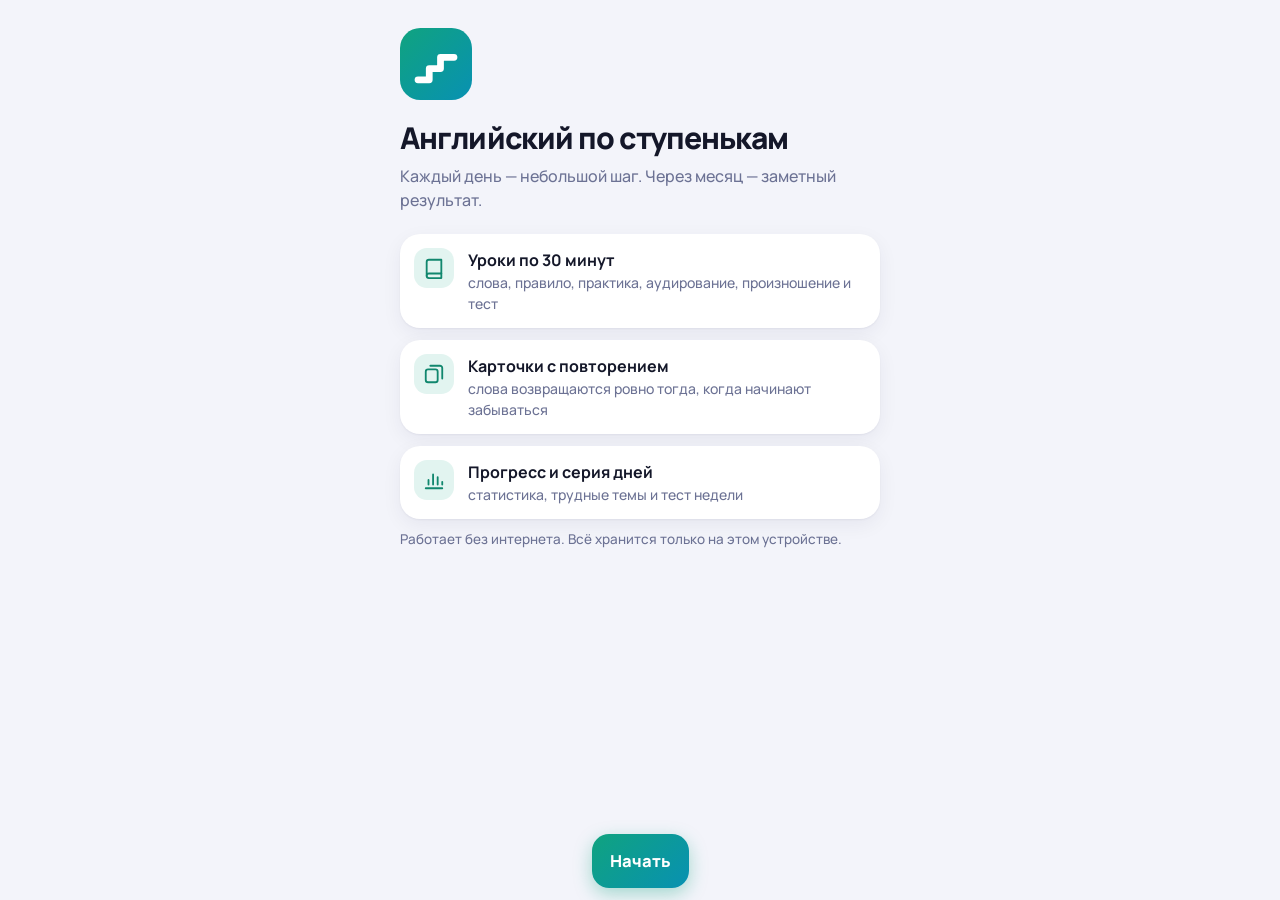
<file: index.html>
<!doctype html>
<html lang="ru">
<head>
  <meta charset="utf-8">
  <meta name="viewport" content="width=device-width, initial-scale=1, viewport-fit=cover">
  <meta name="color-scheme" content="light dark">
  <meta name="theme-color" content="#f3f4fa">
  <meta name="description" content="Английский каждый день: уроки по 30 минут, карточки с повторением, тексты и статистика.">
  <title>Ступени — английский</title>
  <link rel="manifest" href="manifest.webmanifest">
  <link rel="icon" href="icons/icon.svg" type="image/svg+xml">
  <link rel="apple-touch-icon" href="icons/icon-192.png">
  <link rel="preconnect" href="https://fonts.googleapis.com">
  <link rel="preconnect" href="https://fonts.gstatic.com" crossorigin>
  <link rel="stylesheet" href="https://fonts.googleapis.com/css2?family=Manrope:wght@500;600;700;800&display=swap">
  <link rel="stylesheet" href="css/app.css">
</head>
<body>
  <div id="app">
    <header id="top"></header>
    <main id="view"></main>
    <nav id="nav" aria-label="Разделы"></nav>
  </div>
  <div id="sheet"></div>
  <div id="toast" role="status" aria-live="polite"></div>
  <script src="js/content/a1.js"></script>
  <script src="js/content/a2.js"></script>
  <script src="js/content/b1.js"></script>
  <script src="js/content/b2.js"></script>
  <script src="js/content/reading.js"></script>
  <script src="js/content/sets.js"></script>
  <script src="js/app.js"></script>
</body>
</html>
</file>
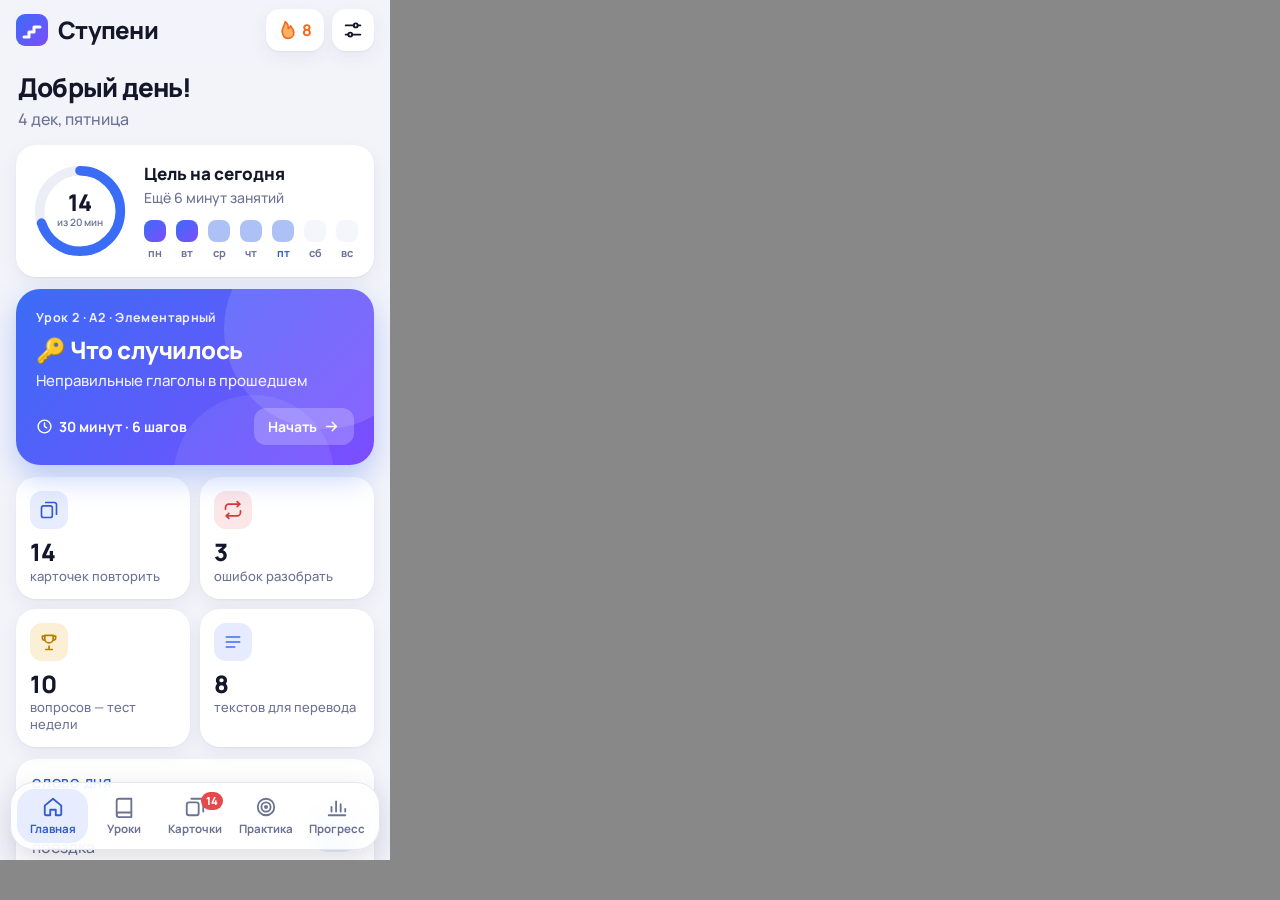
<file: tests/frame.html>
<!doctype html><meta charset="utf-8"><title>Рамка 390</title>
<style>html,body{margin:0;background:#888}iframe{border:0;width:390px;height:860px;display:block}</style>
<!-- Телефонная рамка для снимков: frame.html?v=stats&theme=dark, занятие — frame.html?p=runshot.html&id=a1-3&to=choice -->
<iframe id="f"></iframe>
<script>document.getElementById('f').src = (new URLSearchParams(location.search).get('p') || 'shot.html') + location.search;</script>
</file>
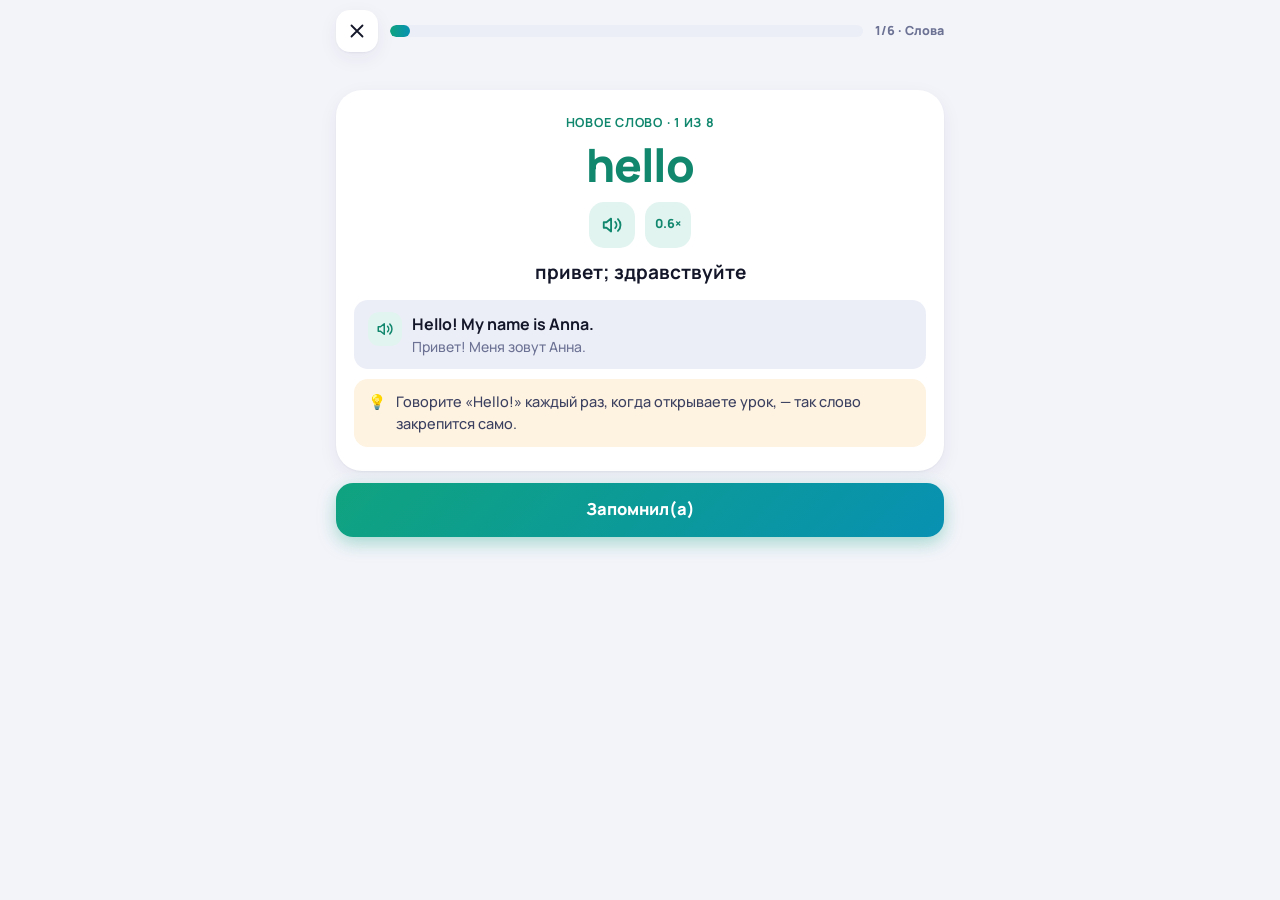
<file: tests/runshot.html>
<!doctype html>
<html lang="ru">
<head>
  <meta charset="utf-8">
  <meta name="viewport" content="width=device-width, initial-scale=1">
  <title>Ступени — снимок занятия</title>
  <!-- Открывает урок и доводит до нужного экрана: runshot.html?id=a1-3&to=choice&wrong=1 (to — тип экрана или result/review) -->
  <script>try { localStorage.clear(); localStorage.setItem('stupeni.v1', JSON.stringify({ v: 1, onboarded: true, level: 'a1', goal: 20, theme: new URLSearchParams(location.search).get('theme') || 'auto' })); } catch (e) {} history.replaceState(null, '', location.pathname + location.search);</script>
  <link rel="preconnect" href="https://fonts.googleapis.com"><link rel="stylesheet" href="https://fonts.googleapis.com/css2?family=Manrope:wght@500;600;700;800&display=swap">
  <link rel="stylesheet" href="../css/app.css">
</head>
<body>
  <div id="app"><header id="top"></header><main id="view"></main><nav id="nav"></nav></div>
  <div id="sheet"></div><div id="toast"></div>
  <script src="../js/content/a1.js"></script><script src="../js/content/a2.js"></script><script src="../js/content/b1.js"></script><script src="../js/content/b2.js"></script><script src="../js/content/reading.js"></script><script src="../js/content/sets.js"></script>
  <script src="../js/app.js"></script>
  <script>
  (function () {
    const q = new URLSearchParams(location.search), T = window.__stupeni, A = T.A;
    const to = q.get('to') || 'word', nth = +(q.get('n') || 1);
    const nav = (h) => { history.replaceState(null, '', h); T.render(); };
    if (q.get('set')) { // режим набора: runshot.html?set=ts-food&m=match&pick=2
      const id = q.get('set'), m = q.get('m');
      A.mode({ m, id }); nav(m === 'match' ? '#match/' + id : m === 'flash' ? '#review' : '#run');
      if (m === 'match') { const t = T.MS.tiles; const a = t.findIndex((x) => x.p === 0 && x.en), b = t.findIndex((x) => x.p === 0 && !x.en); A.mt({ i: a }); A.mt({ i: b }); A.mt({ i: t.findIndex((x) => x.p === 1 && x.en) }); }
      else if (m !== 'flash') { while (T.R.sc[T.R.i].t === 'sec' || T.R.sc[T.R.i].t === 'tintro') A.next(); }
      return;
    }
    if (to === 'review') {
      A.lesson({ id: q.get('id') || 'a1-1' }); T.R.sc.forEach((s) => s.t === 'word' && 0);
      T.LES[q.get('id') || 'a1-1'].words.forEach((w) => (T.S.cards[w[0]] = { en: w[0], ru: w[1], ex: w[2], exr: w[3], tip: w[4], l: 'x', box: 1, due: 0, n: 1, lap: 0, add: 1 }));
      A.runDone(); A.review(); nav('#review'); if (q.get('flip')) A.flip(); return;
    }
    A.lesson({ id: q.get('id') || 'a1-1' }); nav('#run');
    let seen = 0, g = 0;
    while (g++ < 200) {
      const R = T.R, s = R.sc[R.i];
      if (s.t === to && ++seen >= nth) break;
      if (s.t === 'result') break;
      if (s.t === 'choice') { A.pick({ i: s.opts.indexOf(s.a) }); s.test ? A.testNext() : A.next(); }
      else if (s.t === 'order') { const want = s.a.replace(/[.?!]+$/, '').replace(/,/g, '').split(/\s+/); const used = []; R.st.placed = want.map((w) => { const j = s.tiles.findIndex((t, k) => t === w && !used.includes(k)); used.push(j); return j; }); A.checkOrder(); A.next(); }
      else if (s.t === 'type') { document.getElementById('ans').value = s.a; A.checkType(); A.next(); }
      else A.next();
    }
    const s = T.R.sc[T.R.i];
    if (q.get('wrong') && s.t === 'choice') A.pick({ i: s.opts.findIndex((o) => o !== s.a) });
    if (q.get('right') && s.t === 'choice') A.pick({ i: s.opts.indexOf(s.a) });
    if (q.get('half') && s.t === 'order') { T.R.st.placed = [0, 1]; T.render(); }
    if (q.get('tr') && s.t === 'dialog') A.tr();
  })();
  </script>
</body>
</html>
</file>
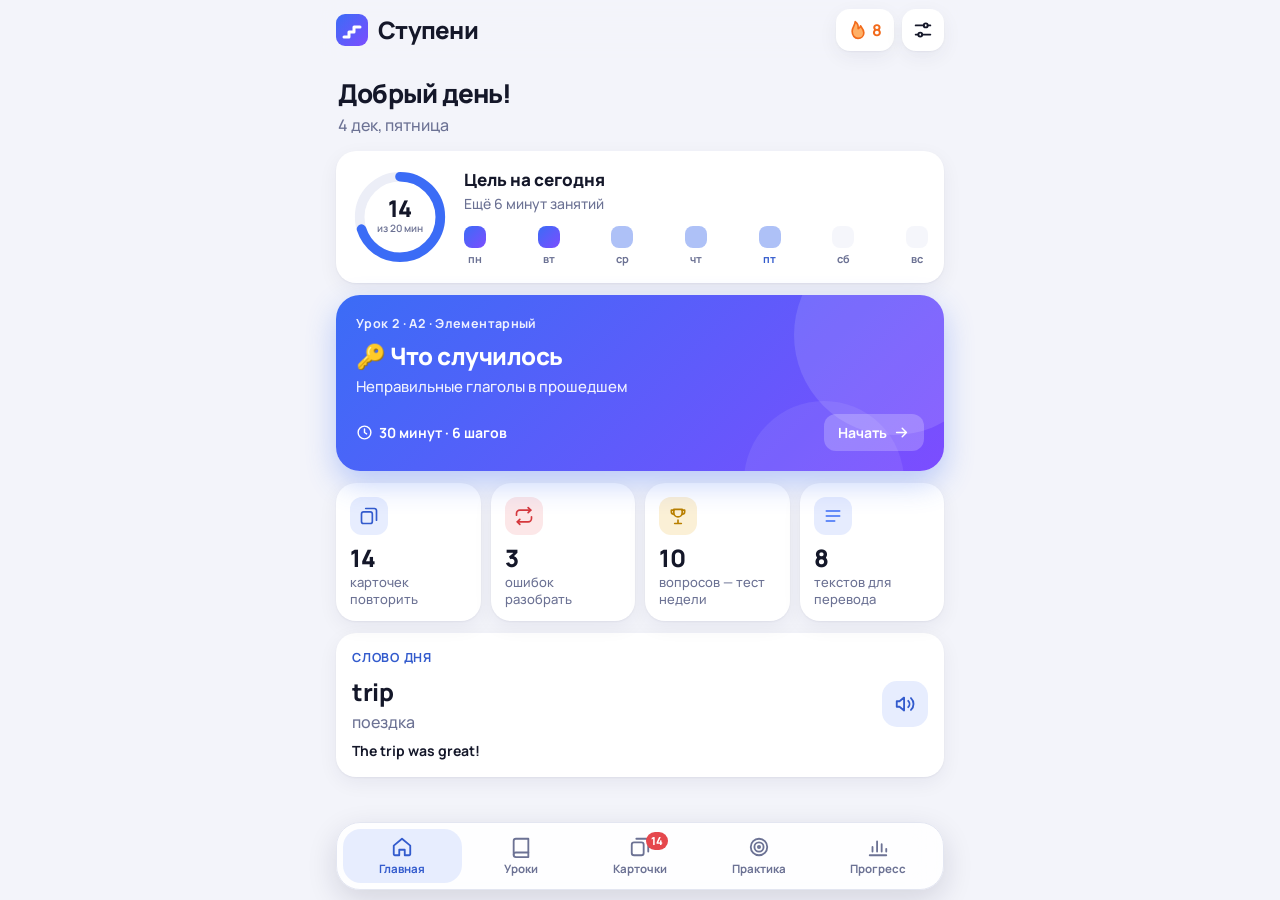
<file: tests/shot.html>
<!doctype html>
<meta charset="utf-8">
<title>Ступени — демо-прогресс</title>
<!-- Заполняет прогресс правдоподобными данными и открывает приложение: shot.html?v=stats&theme=dark&run=1 -->
<script src="../js/content/a1.js"></script>
<script src="../js/content/a2.js"></script>
<script>
  const q = new URLSearchParams(location.search), DAY = 864e5, now = Date.now();
  const dk = (d) => d.getFullYear() + '-' + String(d.getMonth() + 1).padStart(2, '0') + '-' + String(d.getDate()).padStart(2, '0');
  const S = { v: 1, onboarded: true, level: 'a2', goal: 20, accent: 'en-US', rate: 0.9, theme: q.get('theme') || 'auto', lessons: {}, cards: {}, days: {}, wrong: {}, tests: [], reads: {}, mist: {}, xp: 1240 };
  const done = [...COURSE.a1, COURSE.a2[0]];
  done.forEach((l, i) => {
    const t = now - (done.length - i) * 4 * DAY;
    S.lessons[l.id] = { done: t, last: t, n: 1, best: [100, 80, 100, 60, 80, 100, 80][i], stars: [3, 2, 3, 2, 2, 3, 2][i] };
    l.words.forEach((w, k) => (S.cards[w[0]] = { en: w[0], ru: w[1], ex: w[2], exr: w[3], tip: w[4], l: l.id, box: Math.max(0, 5 - i + (k % 3) - 1), due: k % 4 === 0 ? now - 1000 : now + (k + 1) * DAY, n: 3, lap: 0, add: t }));
  });
  for (let i = 0; i < 60; i++) {
    const d = new Date(now - i * DAY); const r = (i * 7919) % 13;
    if (i > 40 && r < 6) continue; if (r === 3 && i > 1) continue;
    S.days[dk(d)] = { sec: i === 0 ? 840 : (5 + ((i * 37) % 32)) * 60, xp: 40, ok: 20 + (i % 9), bad: 3 + (i % 4), cards: 10, les: i % 4 === 0 ? 1 : 0 };
  }
  S.mist = { 'a1-3': 7, 'a1-4': 4, 'a2-1': 3 };
  S.wrong = { 'a1-3|5': { n: 2, t: now }, 'a1-4|2': { n: 1, t: now }, 'a2-1|6': { n: 1, t: now } };
  S.tests = [{ t: now - 14 * DAY, ok: 7, n: 10 }, { t: now - 7 * DAY, ok: 9, n: 10 }];
  S.reads = { 'r-a1-1': { t: now - 3 * DAY, ok: 5, n: 6 } };
  localStorage.setItem('stupeni.v1', JSON.stringify(S));
  localStorage.removeItem('stupeni.run.v1');
  if (q.get('fresh')) localStorage.clear();
  location.replace('../index.html#' + (q.get('v') || 'home'));
</script>
</file>
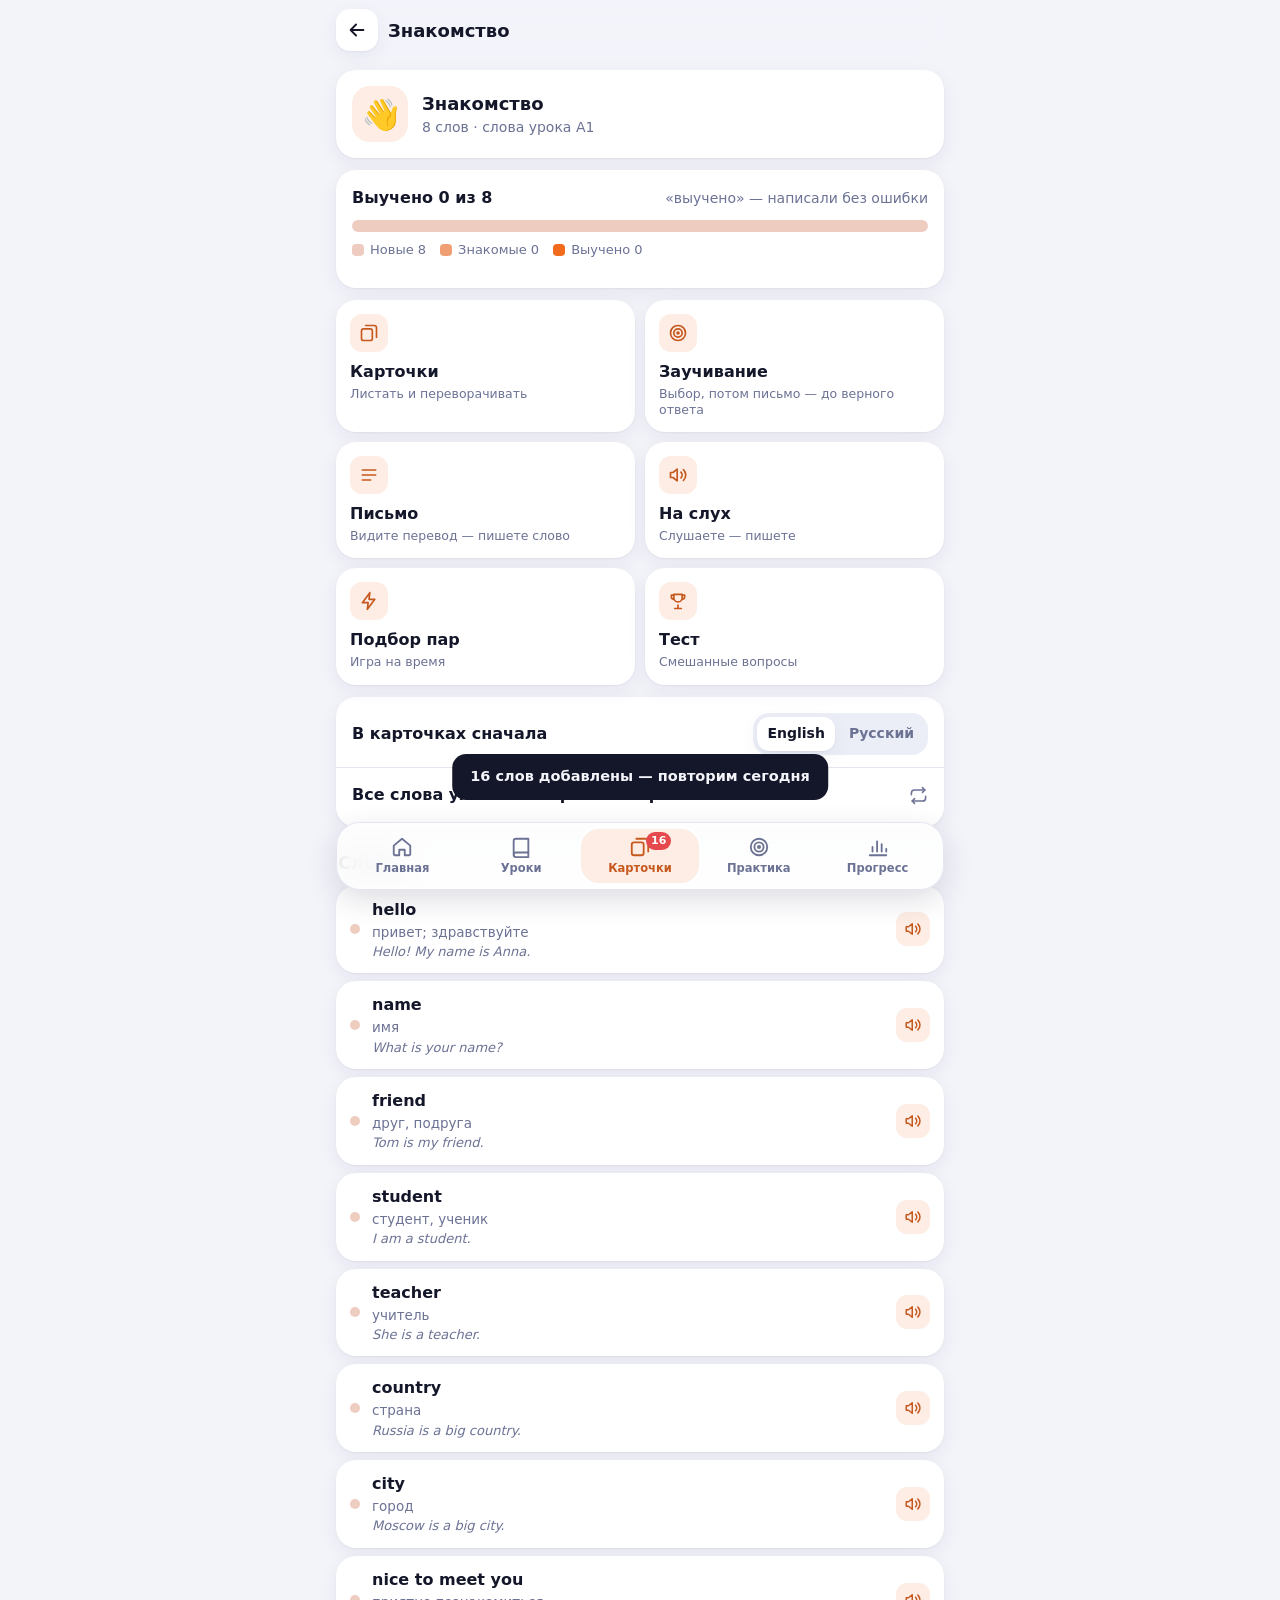
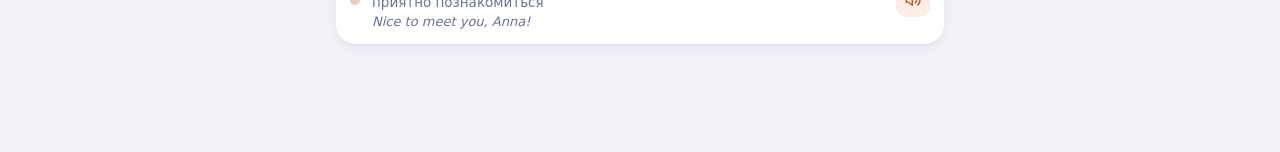
<file: tests/smoke.html>
<!doctype html>
<html lang="ru">
<head>
  <meta charset="utf-8">
  <meta name="viewport" content="width=device-width, initial-scale=1">
  <title>Ступени — проверка</title>
  <script>try { localStorage.clear(); } catch (e) {} location.hash = '';</script>
  <link rel="stylesheet" href="../css/app.css">
</head>
<body>
  <div id="app"><header id="top"></header><main id="view"></main><nav id="nav"></nav></div>
  <div id="sheet"></div><div id="toast"></div>
  <script src="../js/content/a1.js"></script>
  <script src="../js/content/a2.js"></script>
  <script src="../js/content/b1.js"></script>
  <script src="../js/content/b2.js"></script>
  <script src="../js/content/reading.js"></script><script src="../js/content/sets.js"></script>
  <script src="../js/app.js"></script>
  <script>
  /* Проходит приложение по шагам и пишет итог в body[data-res]. Открывать Edge без окна с --dump-dom. */
  (function () {
    const T = window.__stupeni, A = T.A, out = [], fail = [];
    const ok = (c, m) => { (c ? out : fail).push(m); };
    const view = () => document.getElementById('view').innerHTML;
    const nav = (h) => { history.replaceState(null, '', h); T.render(); };
    try {
      ok(/Английский по ступенькам/.test(view()), 'знакомство на первом запуске');
      A.ob({ n: 1 }); ok(/Какой у вас уровень/.test(view()), 'выбор уровня');
      A.obLv({ lv: 'a1' }); A.obNext(); ok(/Сколько минут/.test(view()), 'выбор цели');
      A.obGoal({ m: 30 }); A.obDone(); T.render();
      ok(T.S.onboarded && T.S.goal === 30, 'знакомство сохранено');
      ok(/Цель на сегодня/.test(view()) && /Знакомство/.test(view()), 'главная: цель и следующий урок');

      // урок целиком, одна ошибка нарочно
      A.lesson({ id: 'a1-1' }); nav('#run');
      let guard = 0, wrongDone = false, types = {};
      const solve = () => {
        const R = T.R, s = R.sc[R.i]; types[s.t] = (types[s.t] || 0) + 1;
        if (s.t === 'choice') {
          let i = s.opts.indexOf(s.a);
          if (!wrongDone && !s.test && s.ref) { i = s.opts.findIndex((o) => o !== s.a); wrongDone = true; }
          A.pick({ i });
          if (s.test) A.testNext(); else A.next();
        } else if (s.t === 'order') {
          const want = s.a.replace(/[.?!]+$/, '').replace(/,/g, '').split(/\s+/); const used = [];
          R.st.placed = want.map((w) => { const j = s.tiles.findIndex((t, k) => t === w && !used.includes(k)); used.push(j); return j; });
          A.checkOrder(); ok(T.R.st.ok, 'собрать фразу: ' + s.a); A.next();
        } else if (s.t === 'type') {
          document.getElementById('ans').value = s.a; A.checkType(); ok(T.R.st.ok, 'написать: ' + s.a); A.next();
        } else A.next();
      };
      while (T.R && T.R.sc[T.R.i].t !== 'result' && guard++ < 200) solve();
      ok(T.R && T.R.sc[T.R.i].t === 'result', 'урок дошёл до итогов (' + guard + ' экранов)');
      ok(Object.keys(types).length >= 10, 'в уроке все виды экранов: ' + Object.keys(types).join(','));
      ok(T.R.sc.some((s) => s.retry), 'ошибка вернулась на повтор');
      ok(/Урок пройден/.test(view()), 'экран итогов урока');
      ok(T.S.lessons['a1-1'] && T.S.lessons['a1-1'].best === 100, 'урок записан, тест 100%');
      ok(Object.keys(T.S.cards).length === 8, 'слова урока в карточках');
      ok(Object.keys(T.S.wrong).length === 0, 'ошибка снята после верного повтора');
      A.runDone();

      // разделы
      [['#home', /Продолжить|Урок 2/], ['#course', /Моя семья/], ['#cards', /Повторить|всё повторено/], ['#practice', /Работа над ошибками/],
        ['#stats', /подряд/], ['#settings', /Скорость речи/], ['#rule/b2-4', /Фразовые глаголы/], ['#lesson/b1-3', /Начать урок/], ['#read/r-b1-1', /Сверить/]]
        .forEach(([h, re]) => { nav(h); ok(re.test(view()), 'раздел ' + h); });

      // карточки
      Object.values(T.S.cards).forEach((c) => (c.due = 0)); nav('#cards');
      ok(/8<\/div><div class="deck-t">/.test(view()), 'карточки к повторению: 8');
      A.review(); nav('#review');
      let g = 0; while (T.R !== undefined && document.querySelector('[data-a="flip"]') && g++ < 40) { A.flip(); A.grade({ g: g === 1 ? 0 : 2 }); }
      ok(/Повторение завершено/.test(view()), 'повторение карточек до конца');
      const c0 = Object.values(T.S.cards); ok(c0.every((c) => c.due > Date.now()), 'все карточки перенесены в будущее');

      // тест недели
      A.goWeek(); nav('#run');
      ok(T.R.kind === 'week', 'тест недели начался');
      guard = 0; while (T.R.sc[T.R.i].t !== 'result' && guard++ < 30) { const s = T.R.sc[T.R.i]; if (s.t === 'choice') { A.pick({ i: s.opts.indexOf(s.a) }); A.testNext(); } else A.next(); }
      ok(T.S.tests.length === 1 && T.S.tests[0].ok === 10, 'тест недели: 10 из 10');
      ok(/Блестяще/.test(view()), 'итоги теста недели');
      A.runDone();

      // тест уровня — всё верно → B2
      A.place({}); nav('#run');
      guard = 0; while (T.R.sc[T.R.i].t !== 'result' && guard++ < 30) { const s = T.R.sc[T.R.i]; if (s.t === 'choice') { A.pick({ i: s.opts.indexOf(s.a) }); A.testNext(); } else A.next(); }
      ok(T.R.sugg === 'b2', 'тест уровня: всё верно → B2');
      A.placeOk(); ok(T.S.level === 'b2', 'уровень сменился');

      // чтение
      A.readQ({ id: 'r-a2-1' }); nav('#run');
      guard = 0; while (T.R.sc[T.R.i].t !== 'result' && guard++ < 30) { const s = T.R.sc[T.R.i]; A.pick({ i: s.opts.indexOf(s.a) }); A.testNext(); }
      ok(T.S.reads['r-a2-1'] && T.S.reads['r-a2-1'].ok === 6, 'вопросы к тексту: 6 из 6');
      A.runDone();

      // наборы: вставка списком
      const pw = T.parseWords('journey — путешествие — The journey was long.\nluggage - багаж\nбилет = ticket\n1. to book; бронировать\nwell-known\tизвестный\nбез разделителя\njourney — дубль');
      ok(pw.length === 5, 'вставка списком: 5 слов из 7 строк (' + pw.length + ')');
      ok(pw[2][0] === 'ticket' && pw[2][1] === 'билет', 'перевод первым — меняется местами');
      ok(pw[0][2] === 'The journey was long.' && pw[4][0] === 'well-known', 'пример третьей частью, дефис внутри слова не режет');
      nav('#cards'); A.ct({ v: 'sets' }); ok(/Готовые наборы/.test(view()) && /В аэропорту/.test(view()), 'список наборов');
      A.newSet(); nav('#setedit/new');
      document.getElementById('st-title').value = 'Тест'; document.getElementById('st-words').value = 'journey — путешествие\nluggage — багаж\nticket — билет\nbook — бронировать\nbeach — пляж';
      A.saveSet({ id: 'new' }); const sid = Object.keys(T.S.sets)[0]; nav('#set/' + sid);
      ok(sid && T.S.sets[sid].words.length === 5 && /Заучивание/.test(view()), 'свой набор создан, режимы на месте');
      // заучивание: всё верно → весь набор выучен
      A.mode({ m: 'learn', id: sid }); nav('#run');
      guard = 0; while (T.R.sc[T.R.i].t !== 'result' && guard++ < 40) { const s = T.R.sc[T.R.i];
        if (s.t === 'choice') { A.pick({ i: s.opts.indexOf(s.a) }); A.next(); } else if (s.t === 'type') { document.getElementById('ans').value = s.a; A.checkType(); A.next(); } else A.next(); }
      let st = T.setStats(T.getSet(sid)); ok(st.known === 5, 'заучивание: выучено 5 из 5');
      ok(/Ещё круг/.test(view()), 'итоги заучивания');
      A.runDone(); ok(location.hash === '#set/' + sid, 'возврат к набору');
      // письмо с ошибкой → слово уходит из «выучено»
      A.mode({ m: 'write', id: sid }); nav('#run'); { const s = T.R.sc[T.R.i]; document.getElementById('ans').value = 'zzz'; A.checkType(); }
      ok(T.setStats(T.getSet(sid)).known === 4, 'ошибка в письме снимает «выучено»');
      A.runExit(); T.render();
      // подбор пар
      A.mode({ m: 'match', id: sid }); nav('#match/' + sid);
      ok(document.querySelectorAll('.mtile').length === 10, 'подбор пар: 10 плиток');
      A.mt({ i: 0 }); A.mt({ i: T.MS.tiles.findIndex((t, k) => k !== 0 && t.p !== T.MS.tiles[0].p) }); ok(T.MS.pen === 1000, 'ошибка в паре — штраф 1 с');
      for (let p = 0; p < 5; p++) { const a = T.MS.tiles.findIndex((t) => t.p === p && t.en), b = T.MS.tiles.findIndex((t) => t.p === p && !t.en); A.mt({ i: a }); A.mt({ i: b }); }
      ok(T.MS.end && T.S.setp[sid].best > 0 && /Новый рекорд/.test(view()), 'подбор пар до конца, рекорд записан');
      // тест набора, где есть письмо
      A.mode({ m: 'test', id: 'ts-food' }); nav('#run');
      guard = 0; while (T.R.sc[T.R.i].t !== 'result' && guard++ < 40) { const s = T.R.sc[T.R.i];
        if (s.t === 'choice') { A.pick({ i: s.opts.indexOf(s.a) }); A.testNext(); } else if (s.t === 'type') { document.getElementById('ans').value = s.a; A.testType(); } else A.next(); }
      ok(T.S.setp['ts-food'].test && T.S.setp['ts-food'].test.ok === 15, 'тест набора: 15 из 15');
      ok(T.setStats(T.getSet('ts-food')).known >= 3, 'письмо в тесте отмечает «выучено»');
      A.runDone();
      // карточки набора и на слух
      A.mode({ m: 'flash', id: 'ts-hotel' }); nav('#review');
      g = 0; while (document.querySelector('[data-a="flip"]') && g++ < 40) { A.flip(); A.grade({ g: g === 1 ? 0 : 2 }); }
      ok(/Знали сразу 15 из 16/.test(view()), 'карточки набора: «Ещё учу» вернулось и засчиталось');
      A.mode({ m: 'listen', id: 'ts-hotel' }); nav('#run'); ok(T.R.sc[0].dict && /Диктант/.test(view()), 'режим «на слух»');
      A.runExit(); T.render();
      A.toSrs({ id: 'ts-travel' }); ok(T.S.cards['boarding pass'] && T.S.cards['boarding pass'].due <= Date.now(), 'набор — в повторение по расписанию');
      nav('#set/l-a1-1'); ok(/Знакомство/.test(view()), 'набор из слов урока');

      // сверка ответов
      ok(T.checkText("I'm a student", 'I am a student.') === 2, "сокращения: I'm = I am");
      ok(T.checkText('teachr', 'teacher') === 1, 'опечатка засчитывается с пометкой');
      ok(T.checkText('student', 'teacher') === 0, 'неверное слово не засчитывается');

      // все уроки строятся без ошибок
      T.ALL.forEach((l) => { const sc = T.buildLesson(l); ok(sc[sc.length - 1].t === 'result' && sc.length > 35, 'урок строится: ' + l.id + ' (' + sc.length + ')'); });
    } catch (e) { fail.push('ОШИБКА: ' + e.message + ' ' + (e.stack || '').split('\n')[1]); }
    if (document.body.dataset.err) fail.push('ошибки страницы: ' + document.body.dataset.err);
    document.body.dataset.res = JSON.stringify({ ok: out.length, fail });
  })();
  </script>
</body>
</html>
</file>
<file: css/app.css>
/* Ступени — оформление. Цвета — переменные; тёмная тема — те же имена с другими значениями. */
:root {
  color-scheme: light dark;
  --bg: #f3f4fa; --bg2: #eceef7; --card: #ffffff; --ink: #141729; --ink2: #3b4060; --muted: #6c7294; --line: #e3e6f1;
  --ok: #0f9f62; --ok-bg: #e5f7ee; --bad: #e5484d; --bad-bg: #fdecec; --warn: #e08a00;
  --sh: 0 1px 2px rgba(20, 24, 60, .05), 0 6px 20px rgba(20, 24, 60, .06);
  --sh2: 0 10px 30px rgba(20, 24, 60, .14);
  --r: 20px; --r2: 14px;
  --lv-a1: #10a37f; --lv2-a1: #0891b2;
  --lv-a2: #3b6cf6; --lv2-a2: #7c4dff;
  --lv-b1: #8b5cf6; --lv2-b1: #d946ef;
  --lv-b2: #f26a1b; --lv2-b2: #e5484d;
  --lv: var(--lv-a1); --lv2: var(--lv2-a1);
  --lv-soft: color-mix(in srgb, var(--lv) 12%, var(--card));
  --lv-ink: color-mix(in srgb, var(--lv) 80%, var(--ink));
  --font: "Manrope", system-ui, -apple-system, "Segoe UI", Roboto, sans-serif;
}
@media (prefers-color-scheme: dark) {
  :root:not([data-theme="light"]) {
    --bg: #0f1118; --bg2: #151824; --card: #181b28; --ink: #eef0fb; --ink2: #c4c8e0; --muted: #9196b5; --line: #272b3d;
    --ok: #34c986; --ok-bg: #11291f; --bad: #ff6b6f; --bad-bg: #331618;
    --sh: 0 1px 2px rgba(0, 0, 0, .3), 0 6px 20px rgba(0, 0, 0, .25); --sh2: 0 10px 30px rgba(0, 0, 0, .5);
    --lv-a1: #2fc79c; --lv-a2: #6b8eff; --lv-b1: #a689ff; --lv-b2: #ff8a45;
    --lv-soft: color-mix(in srgb, var(--lv) 18%, var(--card));
    --lv-ink: color-mix(in srgb, var(--lv) 70%, var(--ink));
  }
}
:root[data-theme="dark"] {
  --bg: #0f1118; --bg2: #151824; --card: #181b28; --ink: #eef0fb; --ink2: #c4c8e0; --muted: #9196b5; --line: #272b3d;
  --ok: #34c986; --ok-bg: #11291f; --bad: #ff6b6f; --bad-bg: #331618;
  --sh: 0 1px 2px rgba(0, 0, 0, .3), 0 6px 20px rgba(0, 0, 0, .25); --sh2: 0 10px 30px rgba(0, 0, 0, .5);
  --lv-a1: #2fc79c; --lv-a2: #6b8eff; --lv-b1: #a689ff; --lv-b2: #ff8a45;
  --lv-soft: color-mix(in srgb, var(--lv) 18%, var(--card));
  --lv-ink: color-mix(in srgb, var(--lv) 70%, var(--ink));
}
:root[data-theme="light"] { color-scheme: light; }
:root[data-theme="dark"] { color-scheme: dark; }
[data-lvl="a1"] { --lv: var(--lv-a1); --lv2: var(--lv2-a1); }
[data-lvl="a2"] { --lv: var(--lv-a2); --lv2: var(--lv2-a2); }
[data-lvl="b1"] { --lv: var(--lv-b1); --lv2: var(--lv2-b1); }
[data-lvl="b2"] { --lv: var(--lv-b2); --lv2: var(--lv2-b2); }

* { box-sizing: border-box; -webkit-tap-highlight-color: transparent; }
html { background: var(--bg); }
body { margin: 0; background: var(--bg); color: var(--ink); font: 500 16px/1.5 var(--font); -webkit-font-smoothing: antialiased; overflow-x: hidden; }
a { color: inherit; text-decoration: none; }
button { font: inherit; color: inherit; background: none; border: 0; padding: 0; cursor: pointer; }
input, textarea { font: inherit; color: inherit; }
::placeholder { color: var(--muted); opacity: .75; font-weight: 500; }
h1, h2, h3 { margin: 0; letter-spacing: -.02em; }
p { margin: 0 0 10px; }
.ic { width: 22px; height: 22px; fill: none; stroke: currentColor; stroke-width: 2; stroke-linecap: round; stroke-linejoin: round; flex: none; }
.muted { color: var(--muted); }
.sm { font-size: 14px; }
.center { text-align: center; }
.hint { color: var(--muted); font-size: 13.5px; margin: 10px 0 0; }
.kicker { font-size: 12.5px; font-weight: 700; letter-spacing: .06em; text-transform: uppercase; color: var(--lv-ink); margin-bottom: 6px; }
:focus-visible { outline: 3px solid color-mix(in srgb, var(--lv) 55%, transparent); outline-offset: 2px; border-radius: 10px; }

/* каркас */
#app { max-width: 640px; margin: 0 auto; min-height: 100vh; min-height: 100dvh; }
#top { position: sticky; top: 0; z-index: 20; background: color-mix(in srgb, var(--bg) 82%, transparent); backdrop-filter: blur(14px); -webkit-backdrop-filter: blur(14px); padding-top: env(safe-area-inset-top); }
#view { padding: 4px 16px calc(96px + env(safe-area-inset-bottom)); }
#view.v-in { animation: vin .28s ease-out; }
@keyframes vin { from { opacity: 0; transform: translateY(6px); } to { opacity: 1; transform: none; } }
body.imm #view { padding: 0; }
.tb { display: flex; align-items: center; gap: 10px; min-height: 60px; padding: 8px 16px; }
.tb-brand { display: flex; align-items: center; gap: 10px; flex: 1; min-width: 0; }
.tb-t { font-weight: 800; font-size: 18px; flex: 1; min-width: 0; white-space: nowrap; overflow: hidden; text-overflow: ellipsis; }
.tb-t.big { font-size: 24px; letter-spacing: -.03em; }
.tb-r { display: flex; gap: 8px; align-items: center; }
.logo svg { width: 32px; height: 32px; display: block; }
.icb { width: 42px; height: 42px; border-radius: 14px; display: grid; place-items: center; background: var(--card); box-shadow: var(--sh); flex: none; }
.icb.sm { width: 36px; height: 36px; border-radius: 12px; box-shadow: none; background: var(--bg2); }
.icb.sm .ic { width: 18px; height: 18px; }
.chip-st { display: flex; align-items: center; gap: 4px; height: 42px; padding: 0 12px; border-radius: 14px; background: var(--card); box-shadow: var(--sh); color: var(--muted); }
.chip-st .ic { width: 20px; height: 20px; }
.chip-st.on { color: #f26a1b; }
.chip-st.on .ic { fill: #ffb067; stroke: #f26a1b; }

/* нижнее меню */
#nav { position: fixed; z-index: 30; left: 50%; transform: translateX(-50%); bottom: calc(10px + env(safe-area-inset-bottom)); width: min(608px, calc(100% - 20px));
  display: flex; padding: 6px; border-radius: 24px; background: color-mix(in srgb, var(--card) 86%, transparent); backdrop-filter: blur(16px); -webkit-backdrop-filter: blur(16px); box-shadow: var(--sh2); border: 1px solid var(--line); }
#nav:empty { display: none; }
#nav a { flex: 1; display: flex; flex-direction: column; align-items: center; gap: 2px; padding: 7px 2px 6px; border-radius: 18px; color: var(--muted); font-size: 11.5px; font-weight: 700; position: relative; transition: color .2s, background .2s; }
#nav a.on { color: var(--lv-ink); background: var(--lv-soft); }
#nav a em { position: absolute; top: 3px; left: calc(50% + 6px); min-width: 18px; height: 18px; padding: 0 5px; border-radius: 9px; background: var(--bad); color: #fff; font: 800 11px/18px var(--font); font-style: normal; text-align: center; }

/* общие элементы */
.card { background: var(--card); border-radius: var(--r); box-shadow: var(--sh); padding: 16px; margin-bottom: 12px; }
.list { display: flex; flex-direction: column; gap: 8px; margin-bottom: 12px; }
.list .card { margin: 0; }
.row { display: flex; align-items: center; gap: 12px; padding: 12px 14px; }
a.row:active, .tile:active, .hero:active, .pn:active { transform: scale(.985); }
.row-ic { width: 42px; height: 42px; border-radius: 13px; display: grid; place-items: center; background: var(--lv-soft); color: var(--lv-ink); flex: none; }
.row-ic.emo { font-size: 22px; }
.row-ic.t2 { background: color-mix(in srgb, #e5484d 13%, var(--card)); color: #d5383d; }
.row-ic.t3 { background: color-mix(in srgb, #e5a000 15%, var(--card)); color: #b97f00; }
.row-ic.t4 { background: color-mix(in srgb, #3b6cf6 13%, var(--card)); color: #3b6cf6; }
.row-main { flex: 1; min-width: 0; display: flex; flex-direction: column; }
.row-t { font-weight: 700; }
.row-s { font-size: 13.5px; color: var(--muted); }
.row > .ic:last-child { color: var(--muted); width: 18px; height: 18px; }
.badge { min-width: 26px; height: 26px; padding: 0 8px; border-radius: 13px; background: var(--bad); color: #fff; font-weight: 800; font-size: 13px; display: grid; place-items: center; }
.badge.ok { background: var(--ok-bg); color: var(--ok); padding: 0; }
.badge.ok .ic { width: 16px; height: 16px; }
.tag { display: inline-block; vertical-align: middle; font-size: 11px; font-weight: 800; letter-spacing: .04em; text-transform: uppercase; padding: 3px 8px; border-radius: 8px; background: color-mix(in srgb, #e5a000 18%, var(--card)); color: #a06c00; margin-left: 6px; }
.h-sec { font-size: 18px; font-weight: 800; margin: 22px 2px 10px; }
.h-sub { font-size: 16px; font-weight: 800; margin: 18px 0 8px; }
.h-sub.left { align-self: stretch; text-align: left; }
.bar { height: 8px; border-radius: 4px; background: var(--bg2); overflow: hidden; }
.bar i { display: block; height: 100%; border-radius: 4px; background: linear-gradient(90deg, var(--lv), var(--lv2)); transition: width .5s; }
.chips { display: flex; flex-wrap: wrap; gap: 8px; }
.chip { display: flex; flex-direction: column; align-items: flex-start; padding: 8px 12px; border-radius: 14px; background: var(--card); box-shadow: var(--sh); font-weight: 700; text-align: left; }
.chip small { font-weight: 500; color: var(--muted); font-size: 12.5px; }
.note { background: var(--lv-soft); border-radius: var(--r2); padding: 12px 14px; font-size: 14.5px; margin: 12px 0; color: var(--ink2); }
.note b { color: var(--ink); }

/* кнопки */
.btn { display: inline-flex; align-items: center; justify-content: center; gap: 8px; min-height: 46px; padding: 0 18px; border-radius: 15px; font-weight: 800; font-size: 15.5px; background: var(--card); box-shadow: var(--sh); transition: transform .12s, filter .2s, opacity .2s; white-space: nowrap; }
.btn:active { transform: scale(.97); }
.btn:disabled { opacity: .45; pointer-events: none; }
.btn .ic { width: 19px; height: 19px; }
.btn.pri { background: linear-gradient(135deg, var(--lv), var(--lv2)); color: #fff; box-shadow: 0 6px 18px color-mix(in srgb, var(--lv) 35%, transparent); }
.btn.soft { background: var(--lv-soft); color: var(--lv-ink); box-shadow: none; }
.btn.ghost { background: transparent; box-shadow: none; color: var(--muted); padding: 0 12px; }
.btn.danger { background: var(--bad); color: #fff; }
.btn.lg { min-height: 54px; font-size: 16.5px; border-radius: 17px; }
.btn.block { display: flex; width: 100%; }
.btn.grow { flex: 1; }
.btn.okb { background: var(--ok); color: #fff; }
.btn.badb { background: var(--bad); color: #fff; }
.seg { display: flex; gap: 4px; padding: 4px; background: var(--bg2); border-radius: 16px; margin-bottom: 12px; }
.seg button { flex: 1; min-height: 38px; border-radius: 12px; font-weight: 700; font-size: 14px; color: var(--muted); display: flex; flex-direction: column; align-items: center; justify-content: center; line-height: 1.15; padding: 4px 2px; }
.seg button.on { background: var(--card); color: var(--ink); box-shadow: var(--sh); }
.seg button span { font-size: 11.5px; font-weight: 600; }
.lv-seg button.on { color: var(--lv-ink); }
.lv-seg button.on b { color: var(--lv); }
.seg.sm { margin: 0; }
.seg.sm button { min-height: 34px; padding: 2px 10px; }

/* главная */
.hello { padding: 4px 2px 14px; }
.hello-t { font-size: 26px; font-weight: 800; letter-spacing: -.03em; }
.goal { display: flex; align-items: center; gap: 16px; }
.goal-b { flex: 1; min-width: 0; }
.goal-t { font-weight: 800; font-size: 17px; }
.wk { display: flex; justify-content: space-between; margin-top: 12px; }
.wk-d { display: flex; flex-direction: column; align-items: center; gap: 3px; font-size: 11px; color: var(--muted); font-weight: 700; }
.wk-d i { width: 22px; height: 22px; border-radius: 8px; background: var(--bg2); display: block; }
.wk-d i.part { background: color-mix(in srgb, var(--lv) 35%, var(--bg2)); }
.wk-d i.full { background: linear-gradient(135deg, var(--lv), var(--lv2)); }
.wk-d i.fut { opacity: .5; }
.wk-d.cur span { color: var(--lv-ink); }
.ring { display: block; flex: none; }
.ring-bg { fill: none; stroke: var(--bg2); stroke-width: 10; }
.ring-fg { fill: none; stroke: var(--lv); stroke-width: 10; stroke-linecap: round; transition: stroke-dashoffset .8s cubic-bezier(.2, .8, .2, 1); }
.ring-big { font: 800 24px var(--font); fill: var(--ink); text-anchor: middle; }
.ring-small { font: 600 10.5px var(--font); fill: var(--muted); text-anchor: middle; }
.hero { display: block; position: relative; overflow: hidden; border-radius: 24px; padding: 20px; margin-bottom: 12px; color: #fff; background: linear-gradient(135deg, var(--lv), var(--lv2)); box-shadow: 0 12px 30px color-mix(in srgb, var(--lv) 32%, transparent); transition: transform .15s; }
.hero::after { content: ""; position: absolute; right: -50px; top: -60px; width: 200px; height: 200px; border-radius: 50%; background: rgba(255, 255, 255, .12); }
.hero::before { content: ""; position: absolute; right: 40px; bottom: -90px; width: 160px; height: 160px; border-radius: 50%; background: rgba(255, 255, 255, .08); }
.hero > * { position: relative; z-index: 1; }
.hero-k { font-size: 12.5px; font-weight: 700; opacity: .9; letter-spacing: .03em; }
.hero-t { font-size: 24px; font-weight: 800; letter-spacing: -.02em; margin: 4px 0 2px; }
.hero-s { opacity: .92; font-size: 15px; }
.hero-f { display: flex; justify-content: space-between; align-items: center; margin-top: 16px; font-size: 14px; font-weight: 700; gap: 10px; }
.hero-f span { display: flex; align-items: center; gap: 6px; }
.hero-f .ic { width: 17px; height: 17px; }
.hero-go { background: rgba(255, 255, 255, .22); padding: 8px 14px; border-radius: 12px; }
.hero-bar { height: 7px; border-radius: 4px; background: rgba(255, 255, 255, .25); margin-top: 14px; overflow: hidden; }
.hero-bar i { display: block; height: 100%; background: #fff; border-radius: 4px; }
.hero.static { text-align: left; }
.tiles { display: grid; grid-template-columns: 1fr 1fr; gap: 10px; margin-bottom: 12px; }
.tile { background: var(--card); border-radius: var(--r); box-shadow: var(--sh); padding: 14px; display: flex; flex-direction: column; gap: 2px; transition: transform .15s; min-width: 0; }
.tile-ic { width: 38px; height: 38px; border-radius: 12px; display: grid; place-items: center; margin-bottom: 8px; }
.tile-ic .ic { width: 20px; height: 20px; }
.tile-ic.c1 { background: var(--lv-soft); color: var(--lv-ink); }
.tile-ic.c2 { background: color-mix(in srgb, #e5484d 13%, var(--card)); color: #d5383d; }
.tile-ic.c3 { background: color-mix(in srgb, #e5a000 16%, var(--card)); color: #b97f00; }
.tile-ic.c4 { background: color-mix(in srgb, #3b6cf6 13%, var(--card)); color: #3b6cf6; }
.tile-n { font-size: 24px; font-weight: 800; letter-spacing: -.02em; line-height: 1.1; }
.tile-t { font-size: 13px; color: var(--muted); line-height: 1.3; }
.wod-r { display: flex; align-items: center; justify-content: space-between; gap: 10px; margin-bottom: 6px; }
.wod-en { font-size: 24px; font-weight: 800; letter-spacing: -.02em; }

/* уроки */
.lvl-card { display: flex; flex-direction: column; gap: 10px; }
.lvl-n { font-weight: 800; font-size: 18px; }
.lvl-card a { color: var(--lv-ink); text-decoration: underline; }
.path { display: flex; flex-direction: column; gap: 0; position: relative; margin: 8px 0 4px; }
.pn { display: flex; align-items: center; gap: 14px; padding: 10px 4px; position: relative; transition: transform .15s; }
.pn::before { content: ""; position: absolute; left: 25px; top: 0; bottom: 0; width: 3px; background: var(--line); z-index: 0; }
.pn:first-child::before { top: 50%; }
.pn:last-child::before { bottom: 50%; }
.pn.done::before { background: color-mix(in srgb, var(--lv) 45%, var(--line)); }
.pn-dot { position: relative; z-index: 1; width: 46px; height: 46px; border-radius: 16px; display: grid; place-items: center; font-weight: 800; font-size: 17px; background: var(--card); box-shadow: var(--sh); color: var(--muted); flex: none; margin-left: 3px; }
.pn.done .pn-dot { background: linear-gradient(135deg, var(--lv), var(--lv2)); color: #fff; }
.pn.cur .pn-dot { background: var(--card); color: var(--lv); box-shadow: 0 0 0 3px var(--lv), var(--sh); }
.pn-b { flex: 1; min-width: 0; display: flex; flex-direction: column; background: var(--card); border-radius: 18px; padding: 12px 14px; box-shadow: var(--sh); }
.pn.cur .pn-b { box-shadow: 0 0 0 2px color-mix(in srgb, var(--lv) 40%, transparent), var(--sh); }
.pn-t { font-weight: 800; }
.pn-s { font-size: 13.5px; color: var(--muted); }
.pn-stars { display: flex; align-items: center; gap: 2px; margin-top: 4px; }
.pn-stars i .ic { width: 15px; height: 15px; stroke: none; fill: var(--line); }
.pn-stars i.on .ic { fill: #f5a524; }
.pn-stars em { font-style: normal; font-size: 12.5px; color: var(--muted); margin-left: 6px; font-weight: 700; }
.pn-tag { align-self: flex-start; margin-top: 6px; font-size: 11.5px; font-weight: 800; padding: 3px 9px; border-radius: 8px; background: var(--lv-soft); color: var(--lv-ink); text-transform: uppercase; letter-spacing: .04em; }
.pn-ch { display: none; }
.steps { list-style: none; margin: 14px 0 0; padding: 0; display: flex; flex-direction: column; gap: 8px; text-align: left; align-self: stretch; }
.steps li { display: flex; align-items: center; gap: 12px; font-weight: 700; }
.st-n { width: 32px; height: 32px; border-radius: 11px; background: var(--lv-soft); color: var(--lv-ink); display: grid; place-items: center; font-size: 14px; flex: none; }
.st-n .ic { width: 17px; height: 17px; }
.st-t { flex: 1; }
.st-m { color: var(--muted); font-size: 13.5px; }
.card .steps { margin: 0; }
.sticky-cta { position: sticky; bottom: calc(86px + env(safe-area-inset-bottom)); display: flex; gap: 8px; margin: 16px -6px 0; padding: 6px; border-radius: 24px; z-index: 5;
  background: color-mix(in srgb, var(--bg) 80%, transparent); backdrop-filter: blur(12px); -webkit-backdrop-filter: blur(12px); }
.sticky-cta .btn.ghost { background: var(--card); box-shadow: var(--sh); color: var(--ink); padding: 0 18px; }
.big-emoji { font-size: 64px; line-height: 1; margin-bottom: 10px; }
.big-emoji.sm { font-size: 40px; margin-bottom: 6px; }

/* правило */
.rule p { color: var(--ink2); }
.rule p b, .note b { font-weight: 800; color: var(--lv-ink); }
.rule .q-title { margin-bottom: 10px; }
.tbl-wrap { overflow-x: auto; margin: 12px 0; border-radius: var(--r2); border: 1px solid var(--line); }
.rtab { width: 100%; border-collapse: collapse; font-size: 14.5px; }
.rtab th { text-align: left; font-size: 12px; text-transform: uppercase; letter-spacing: .04em; color: var(--muted); padding: 9px 12px; background: var(--bg2); }
.rtab td { padding: 10px 12px; border-top: 1px solid var(--line); vertical-align: top; }
.rtab td:first-child { font-weight: 700; }
.exl { display: flex; flex-direction: column; gap: 10px; }
.ex-line { display: flex; gap: 10px; align-items: flex-start; text-align: left; }
.ex-en { font-weight: 700; }
.ex-ru { color: var(--muted); font-size: 14px; }
.mist-list { display: flex; flex-direction: column; gap: 10px; margin-top: 12px; }
.mist { display: flex; gap: 12px; background: var(--card); border-radius: var(--r); box-shadow: var(--sh); padding: 14px; text-align: left; }
.mist-n { width: 30px; height: 30px; border-radius: 10px; background: var(--bad-bg); color: var(--bad); font-weight: 800; display: grid; place-items: center; flex: none; }
.mist-b { flex: 1; min-width: 0; }
.mist-bad, .mist-good { display: flex; gap: 6px; align-items: flex-start; font-weight: 700; }
.mist-bad { color: var(--bad); }
.mist-bad s { text-decoration-thickness: 2px; }
.mist-good { color: var(--ok); margin-top: 2px; }
.mist-bad .ic, .mist-good .ic { width: 18px; height: 18px; margin-top: 3px; stroke-width: 2.6; }
.mist-why { color: var(--muted); font-size: 14px; margin-top: 4px; }

/* занятие */
.run { display: flex; flex-direction: column; min-height: 100vh; min-height: 100dvh; max-width: 640px; margin: 0 auto; }
.run-top { display: flex; align-items: center; gap: 12px; padding: calc(10px + env(safe-area-inset-top)) 16px 10px; position: sticky; top: 0; background: color-mix(in srgb, var(--bg) 88%, transparent); backdrop-filter: blur(12px); -webkit-backdrop-filter: blur(12px); z-index: 10; }
.prog { flex: 1; height: 12px; border-radius: 6px; background: var(--bg2); overflow: hidden; }
.prog i { display: block; height: 100%; border-radius: 6px; background: linear-gradient(90deg, var(--lv), var(--lv2)); transition: width .4s cubic-bezier(.2, .8, .2, 1); }
.run-n { font-size: 12.5px; font-weight: 800; color: var(--muted); white-space: nowrap; max-width: 40%; overflow: hidden; text-overflow: ellipsis; }
.run-body { flex: 1; padding: 10px 16px 24px; animation: vin .3s ease-out; }
.run-foot { position: sticky; bottom: 0; display: flex; gap: 8px; padding: 12px 16px calc(12px + env(safe-area-inset-bottom)); background: linear-gradient(to top, var(--bg) 70%, transparent); margin: 0 -16px -24px; z-index: 6; }
.run > .run-foot { margin: 0; }
.run-foot .btn.ghost { background: var(--card); box-shadow: var(--sh); color: var(--ink); padding: 0 16px; }
.center-col { display: flex; flex-direction: column; align-items: center; text-align: center; padding-top: 4vh; }
.sec-ic { width: 84px; height: 84px; border-radius: 28px; display: grid; place-items: center; background: linear-gradient(135deg, var(--lv), var(--lv2)); color: #fff; margin-bottom: 18px; box-shadow: 0 12px 30px color-mix(in srgb, var(--lv) 35%, transparent); }
.sec-ic .ic { width: 40px; height: 40px; }
.q-title { font-size: 24px; font-weight: 800; line-height: 1.3; letter-spacing: -.02em; margin-bottom: 6px; }
.q-title.en { font-size: 26px; }
.q-sub { color: var(--muted); margin: 0 0 4px; }
.blank { display: inline-block; min-width: 64px; border-bottom: 3px solid var(--lv); line-height: 1.1; padding: 0 4px; color: var(--lv-ink); }
.blank.on { border-color: var(--ok); color: var(--ok); }
.opts { display: flex; flex-direction: column; gap: 10px; margin-top: 18px; }
.opt { display: flex; align-items: center; gap: 12px; padding: 14px 16px; min-height: 56px; border-radius: 17px; background: var(--card); box-shadow: var(--sh); border: 2px solid transparent; text-align: left; font-weight: 700; font-size: 16.5px; transition: transform .1s, border-color .2s, background .2s; }
.opt:active { transform: scale(.98); }
.opt-k { width: 28px; height: 28px; border-radius: 9px; background: var(--bg2); color: var(--muted); display: grid; place-items: center; font-size: 13px; flex: none; }
.opt.sel { border-color: var(--lv); background: var(--lv-soft); }
.opt.sel .opt-k { background: var(--lv); color: #fff; }
.opt.ok { border-color: var(--ok); background: var(--ok-bg); color: var(--ok); animation: pop .3s; }
.opt.ok .opt-k { background: var(--ok); color: #fff; }
.opt.bad { border-color: var(--bad); background: var(--bad-bg); color: var(--bad); animation: shake .35s; }
.opt.bad .opt-k { background: var(--bad); color: #fff; }
.opt.dim { opacity: .5; }
.opt:disabled { cursor: default; }
@keyframes pop { 50% { transform: scale(1.03); } }
@keyframes shake { 20%, 60% { transform: translateX(-6px); } 40%, 80% { transform: translateX(6px); } }
.listen { display: flex; align-items: center; justify-content: center; gap: 14px; padding: 24px 0 10px; }
.say-big { width: 96px; height: 96px; border-radius: 32px; display: grid; place-items: center; background: linear-gradient(135deg, var(--lv), var(--lv2)); color: #fff; box-shadow: 0 12px 30px color-mix(in srgb, var(--lv) 35%, transparent); transition: transform .12s; }
.say-big:active { transform: scale(.94); }
.say-big .ic { width: 44px; height: 44px; }
.say { width: 46px; height: 46px; border-radius: 15px; display: grid; place-items: center; background: var(--lv-soft); color: var(--lv-ink); flex: none; transition: transform .12s; }
.say:active { transform: scale(.92); }
.say.sm { width: 34px; height: 34px; border-radius: 11px; }
.say.sm .ic { width: 18px; height: 18px; }
.say .tt { font-size: 12.5px; font-weight: 800; }
.say-row { display: flex; gap: 10px; justify-content: center; margin: 10px 0; }
.word-card { background: var(--card); border-radius: 26px; box-shadow: var(--sh); padding: 24px 18px; text-align: center; margin-top: 2vh; }
.word-en { font-size: 38px; font-weight: 800; letter-spacing: -.03em; line-height: 1.15; color: var(--lv-ink); word-break: break-word; }
.word-ru { font-size: 19px; font-weight: 700; margin-bottom: 14px; }
.ex-box { background: var(--bg2); border-radius: var(--r2); padding: 12px 14px; text-align: left; margin-top: 8px; }
.tip { display: flex; gap: 10px; text-align: left; background: color-mix(in srgb, #f5a524 14%, var(--card)); border-radius: var(--r2); padding: 12px 14px; margin-top: 10px; font-size: 14.5px; color: var(--ink2); }
.slot { min-height: 64px; border-radius: 18px; border: 2px dashed var(--line); padding: 10px; display: flex; flex-wrap: wrap; gap: 8px; align-content: flex-start; margin-top: 16px; transition: border-color .2s, background .2s; }
.slot.ok { border-style: solid; border-color: var(--ok); background: var(--ok-bg); }
.slot.bad { border-style: solid; border-color: var(--bad); background: var(--bad-bg); }
.slot-ph { color: var(--muted); font-size: 14px; align-self: center; padding: 0 6px; }
.pool { display: flex; flex-wrap: wrap; gap: 8px; margin-top: 16px; justify-content: center; }
.wt { padding: 10px 14px; border-radius: 13px; background: var(--card); box-shadow: 0 2px 0 var(--line), var(--sh); font-weight: 700; font-size: 16px; transition: transform .1s, opacity .2s; }
.wt:active { transform: translateY(2px); }
.wt.used { opacity: .25; box-shadow: none; background: var(--bg2); color: transparent; }
.inp { width: 100%; min-height: 54px; border-radius: 16px; border: 2px solid var(--line); background: var(--card); padding: 0 16px; font-size: 18px; font-weight: 600; margin-top: 16px; outline: none; transition: border-color .2s; }
.inp:focus { border-color: var(--lv); }
.inp.ok { border-color: var(--ok); background: var(--ok-bg); }
.inp.bad { border-color: var(--bad); background: var(--bad-bg); }
.inp.sm { min-height: 44px; font-size: 15px; margin: 0; border-radius: 13px; }
.fb { position: sticky; bottom: 0; margin: 18px -16px -24px; padding: 18px 16px calc(14px + env(safe-area-inset-bottom)); border-radius: 26px 26px 0 0; z-index: 7; animation: up .28s cubic-bezier(.2, .8, .2, 1); }
.fb.ok { background: var(--ok-bg); }
.fb.bad { background: var(--bad-bg); }
@keyframes up { from { transform: translateY(40px); opacity: 0; } to { transform: none; opacity: 1; } }
.fb-h { display: flex; align-items: center; gap: 8px; font-size: 20px; font-weight: 800; margin-bottom: 6px; }
.fb.ok .fb-h { color: var(--ok); }
.fb.bad .fb-h { color: var(--bad); }
.fb-h .ic { width: 26px; height: 26px; stroke-width: 3; }
.fb-a { font-size: 16px; margin-bottom: 4px; }
.fb-your { color: var(--muted); font-size: 14px; margin-bottom: 4px; }
.fb-full { display: flex; align-items: center; gap: 10px; font-weight: 700; margin: 6px 0; }
.fb-why { color: var(--ink2); font-size: 14.5px; margin-bottom: 12px; }
.fb .btn { margin-top: 6px; }
.dlg-ctl { display: flex; gap: 8px; margin: 12px 0; flex-wrap: wrap; }
.dlg { display: flex; flex-direction: column; gap: 8px; }
.bub { display: flex; flex-direction: column; max-width: 86%; padding: 10px 14px; border-radius: 18px; text-align: left; background: var(--card); box-shadow: var(--sh); transition: transform .2s, box-shadow .2s; }
.bub.l { align-self: flex-start; border-bottom-left-radius: 6px; }
.bub.r { align-self: flex-end; border-bottom-right-radius: 6px; background: var(--lv-soft); }
.bub.play { box-shadow: 0 0 0 2px var(--lv), var(--sh); transform: scale(1.02); }
.bub-n { font-size: 12px; font-weight: 800; color: var(--lv-ink); }
.bub-en { font-weight: 700; }
.bub-ru { color: var(--muted); font-size: 14px; }
.mic { width: 92px; height: 92px; border-radius: 50%; display: grid; place-items: center; margin: 18px auto 0; background: linear-gradient(135deg, var(--lv), var(--lv2)); color: #fff; box-shadow: 0 12px 30px color-mix(in srgb, var(--lv) 35%, transparent); }
.mic .ic { width: 40px; height: 40px; }
.mic.on { animation: pulse 1.2s infinite; background: var(--bad); }
@keyframes pulse { 0% { box-shadow: 0 0 0 0 color-mix(in srgb, var(--bad) 50%, transparent); } 70% { box-shadow: 0 0 0 22px transparent; } 100% { box-shadow: 0 0 0 0 transparent; } }
.mic-st { margin-top: 16px; padding: 12px 14px; border-radius: var(--r2); background: var(--bg2); width: 100%; }
.mic-st.ok { background: var(--ok-bg); color: var(--ok); }
.mic-st.bad { background: var(--bad-bg); }
.mic-st.on { color: var(--bad); font-weight: 800; }
.mic-st div { color: var(--ink2); font-size: 14.5px; }

/* итоги */
.stars { display: flex; gap: 6px; margin: 10px 0 14px; }
.stars span .ic { width: 52px; height: 52px; stroke: none; fill: var(--line); }
.stars span.on .ic { fill: #f5a524; animation: star .5s both; }
.stars span:nth-child(2).on .ic { animation-delay: .15s; }
.stars span:nth-child(3).on .ic { animation-delay: .3s; }
@keyframes star { from { transform: scale(0) rotate(-40deg); } 70% { transform: scale(1.2); } to { transform: none; } }
.res-stats { display: grid; grid-template-columns: repeat(auto-fit, minmax(70px, 1fr)); gap: 8px; width: 100%; margin: 16px 0 6px; }
.res-stats div { background: var(--card); border-radius: 16px; box-shadow: var(--sh); padding: 12px 6px; display: flex; flex-direction: column; }
.res-stats b { font-size: 20px; font-weight: 800; }
.res-stats span { font-size: 12px; color: var(--muted); }
.score-ring { margin: 4px 0 14px; }
.rv-wrap { width: 100%; text-align: left; margin-top: 8px; }
.rv-wrap summary { cursor: pointer; font-weight: 800; padding: 10px 2px; color: var(--lv-ink); }
.rv { display: flex; flex-direction: column; gap: 8px; width: 100%; text-align: left; }
.rv-i { display: flex; gap: 10px; background: var(--card); border-radius: 16px; box-shadow: var(--sh); padding: 12px; }
.rv-m { width: 28px; height: 28px; border-radius: 9px; display: grid; place-items: center; flex: none; }
.rv-m .ic { width: 16px; height: 16px; stroke-width: 3; }
.rv-i.ok .rv-m { background: var(--ok-bg); color: var(--ok); }
.rv-i.bad .rv-m { background: var(--bad-bg); color: var(--bad); }
.rv-b { min-width: 0; }
.rv-q { font-weight: 700; }
.rv-a { color: var(--ok); font-size: 14.5px; }
.rv-y { color: var(--bad); font-size: 14.5px; }
.rv-w { color: var(--muted); font-size: 13.5px; }
.lvl-break { display: flex; flex-direction: column; gap: 10px; width: 100%; margin: 18px 0 6px; }
.lb { display: grid; grid-template-columns: 40px 1fr; grid-template-rows: auto auto; gap: 2px 10px; background: var(--card); border-radius: 16px; box-shadow: var(--sh); padding: 12px 14px; text-align: left; }
.lb b { grid-row: span 2; align-self: center; color: var(--lv); font-size: 18px; }
.lb span { font-size: 13.5px; color: var(--muted); }
.confetti { position: fixed; inset: 0; pointer-events: none; overflow: hidden; z-index: 50; }
.confetti i { position: absolute; top: -20px; left: var(--x); width: 9px; height: 14px; border-radius: 3px; background: var(--lv); animation: fall 1.8s var(--d) ease-in both; }
.confetti i:nth-child(3n) { background: #f5a524; }
.confetti i:nth-child(3n+1) { background: var(--lv2); }
@keyframes fall { 0% { transform: translateY(0) rotate(0); opacity: 1; } 100% { transform: translateY(105vh) rotate(540deg); opacity: .8; } }

/* карточки */
.deck { text-align: center; display: flex; flex-direction: column; align-items: center; gap: 4px; padding: 22px 16px; }
.deck-n { font-size: 46px; font-weight: 800; letter-spacing: -.03em; line-height: 1.1; color: var(--lv); }
.deck-t { font-weight: 800; font-size: 17px; margin-bottom: 8px; }
.deck .btn { margin-top: 8px; }
.dist { display: flex; gap: 2px; height: 12px; border-radius: 6px; overflow: hidden; margin: 4px 0 8px; }
.dist i { display: block; }
.d-new { background: color-mix(in srgb, var(--lv) 25%, var(--bg2)); }
.d-learn { background: color-mix(in srgb, var(--lv) 60%, var(--bg2)); }
.d-known { background: var(--lv); }
.legend { display: flex; flex-wrap: wrap; gap: 6px 14px; font-size: 13px; color: var(--muted); margin-bottom: 12px; align-items: center; }
.legend span { display: flex; align-items: center; gap: 6px; }
.legend i { width: 12px; height: 12px; border-radius: 4px; display: inline-block; }
.dot { width: 10px; height: 10px; border-radius: 50%; flex: none; }
.srch { display: flex; align-items: center; gap: 8px; background: var(--card); border-radius: 15px; box-shadow: var(--sh); padding: 0 14px; margin: 12px 0 10px; color: var(--muted); }
.srch input { flex: 1; border: 0; background: none; min-height: 48px; outline: none; font-size: 16px; }
.srch + .btn { margin-bottom: 12px; }
.wrow .row-t { font-size: 16px; }
.flip { display: grid; perspective: 1400px; margin-top: 3vh; cursor: pointer; }
.face { grid-area: 1 / 1; background: var(--card); border-radius: 28px; box-shadow: var(--sh2); padding: 28px 18px; min-height: 340px; display: flex; flex-direction: column; align-items: center; justify-content: center; text-align: center; backface-visibility: hidden; -webkit-backface-visibility: hidden; transition: transform .5s cubic-bezier(.2, .8, .2, 1); }
.face.back { transform: rotateY(180deg); justify-content: flex-start; }
.flip.on .front { transform: rotateY(-180deg); }
.flip.on .back { transform: rotateY(0); }
.fc-k { font-size: 12.5px; font-weight: 800; letter-spacing: .06em; text-transform: uppercase; color: var(--muted); margin-bottom: 10px; }
.fc-w { font-size: 36px; font-weight: 800; letter-spacing: -.03em; line-height: 1.2; color: var(--lv-ink); word-break: break-word; }
.fc-w.ru { color: var(--ink); font-size: 30px; }
.fc-ru { font-size: 20px; font-weight: 700; margin: 6px 0 12px; }
.fc-hint { color: var(--muted); font-size: 13px; margin-top: 18px; }
.face .ex-box, .face .tip { width: 100%; }
.grades { display: grid; grid-template-columns: repeat(4, 1fr); gap: 8px; width: 100%; }
.gbtn { display: flex; flex-direction: column; align-items: center; padding: 10px 4px; border-radius: 16px; font-weight: 800; font-size: 14px; color: #fff; transition: transform .1s; }
.gbtn:active { transform: scale(.95); }
.gbtn small { font-weight: 600; font-size: 11.5px; opacity: .9; }
.gbtn.g0 { background: var(--bad); }
.gbtn.g1 { background: #e08a00; }
.gbtn.g2 { background: var(--ok); }
.gbtn.g3 { background: linear-gradient(135deg, var(--lv), var(--lv2)); }

.grades.two { grid-template-columns: 1fr 1fr; }
.grades.two .gbtn { padding: 14px 4px; font-size: 16px; }

/* наборы */
.mini-bar { display: block; height: 5px; border-radius: 3px; background: var(--bg2); overflow: hidden; margin-top: 6px; max-width: 160px; }
.mini-bar i { display: block; height: 100%; background: var(--lv); border-radius: 3px; }
.set-head { display: flex; align-items: center; gap: 14px; }
.set-ic { width: 56px; height: 56px; border-radius: 18px; display: grid; place-items: center; font-size: 30px; background: var(--lv-soft); flex: none; }
.modes { display: grid; grid-template-columns: 1fr 1fr; gap: 10px; margin-bottom: 12px; }
.mode { display: flex; flex-direction: column; align-items: flex-start; gap: 2px; text-align: left; background: var(--card); border-radius: var(--r); box-shadow: var(--sh); padding: 14px; transition: transform .12s; min-width: 0; }
.mode:active { transform: scale(.97); }
.mode:disabled { opacity: .45; }
.mode .tile-ic { margin-bottom: 6px; }
.mode b { font-size: 16px; }
.mode small { color: var(--muted); font-size: 12.5px; line-height: 1.3; }
.row-s.ex { font-style: italic; font-size: 13px; }
.ta { min-height: 200px; padding: 12px 14px; font-size: 16px; line-height: 1.55; resize: vertical; font-weight: 600; }
.mt-time { flex: 1; text-align: center; font-size: 22px; font-weight: 800; font-variant-numeric: tabular-nums; letter-spacing: -.02em; }
.mgrid { display: grid; grid-template-columns: repeat(3, 1fr); gap: 10px; margin-top: 12px; }
.mtile { min-height: 92px; padding: 10px 8px; border-radius: 18px; background: var(--card); box-shadow: 0 2px 0 var(--line), var(--sh); font-weight: 700; font-size: 14.5px; line-height: 1.25; overflow-wrap: break-word; hyphens: auto; -webkit-hyphens: auto; border: 2px solid transparent; transition: transform .12s, opacity .25s, border-color .15s, background .15s; }
.mtile.en { color: var(--lv-ink); font-size: 16px; }
.mtile:active { transform: scale(.96); }
.mtile.sel { border-color: var(--lv); background: var(--lv-soft); transform: scale(1.03); }
.mtile.bad { border-color: var(--bad); background: var(--bad-bg); animation: shake .35s; }
.mtile.gone { opacity: 0; transform: scale(.8); pointer-events: none; }
.big-t { font-size: 44px; }

/* чтение */
.read-head { display: flex; align-items: center; gap: 12px; margin: 4px 0 14px; }
.read-head .big-emoji { margin: 0; }
.tr-i { display: flex; flex-direction: column; gap: 10px; }
.tr-ru { font-weight: 700; display: flex; gap: 10px; }
.tr-n { width: 24px; height: 24px; border-radius: 8px; background: var(--lv-soft); color: var(--lv-ink); display: grid; place-items: center; font-size: 12.5px; flex: none; margin-top: 1px; }
.tr-row { display: flex; gap: 8px; }
.tr-row .btn { min-height: 44px; }
.tr-en { display: flex; gap: 10px; align-items: center; font-weight: 700; color: var(--lv-ink); }
.tr-sim { font-size: 13.5px; color: var(--muted); }
.tr-sim.ok { color: var(--ok); font-weight: 700; }
.read-txt p { font-size: 18px; line-height: 1.75; color: var(--ink); }
.gl { font: inherit; color: var(--lv-ink); text-decoration: underline dotted 2px; text-underline-offset: 4px; }

/* прогресс */
.stat-grid { display: grid; grid-template-columns: 1fr 1fr; gap: 10px; margin-bottom: 12px; }
.stat-grid .card { margin: 0; }
.st { display: flex; flex-direction: column; }
.st b { font-size: 28px; font-weight: 800; letter-spacing: -.03em; line-height: 1.15; margin-top: 6px; }
.st span:not(.st-ic) { font-size: 13.5px; color: var(--muted); font-weight: 600; }
.st small { font-size: 12px; color: var(--muted); }
.st-ic { width: 36px; height: 36px; border-radius: 12px; display: grid; place-items: center; background: var(--lv-soft); color: var(--lv-ink); }
.st-ic .ic { width: 19px; height: 19px; }
.st-ic.fire { background: color-mix(in srgb, #f26a1b 15%, var(--card)); color: #f26a1b; }
.c-h { display: flex; justify-content: space-between; align-items: baseline; gap: 10px; margin-bottom: 10px; flex-wrap: wrap; }
.chart, .heat { width: 100%; height: auto; display: block; }
.chart .bm { fill: color-mix(in srgb, var(--lv) 55%, var(--card)); }
.chart .bm.full { fill: var(--lv); }
.chart .b0 { fill: var(--line); }
.chart .bar-g:hover .bm { filter: brightness(1.1); }
.chart .ax { font: 600 9.5px var(--font); fill: var(--muted); text-anchor: middle; }
.chart .ax.end { text-anchor: end; }
.chart .axl { stroke: var(--line); stroke-width: 1; }
.chart .goal-l { stroke: var(--muted); stroke-width: 1; stroke-dasharray: 4 4; opacity: .7; }
.hm, .hm-l { fill: var(--bg2); }
.hm-l { width: 12px; height: 12px; border-radius: 4px; display: inline-block; background: var(--bg2); }
.h1 { fill: color-mix(in srgb, var(--lv) 28%, var(--bg2)); } .hm-l.h1 { background: color-mix(in srgb, var(--lv) 28%, var(--bg2)); }
.h2 { fill: color-mix(in srgb, var(--lv) 52%, var(--bg2)); } .hm-l.h2 { background: color-mix(in srgb, var(--lv) 52%, var(--bg2)); }
.h3 { fill: color-mix(in srgb, var(--lv) 76%, var(--bg2)); } .hm-l.h3 { background: color-mix(in srgb, var(--lv) 76%, var(--bg2)); }
.h4 { fill: var(--lv); } .hm-l.h4 { background: var(--lv); }
.heat + .legend { margin: 10px 0 0; }
.lp { display: grid; grid-template-columns: 34px 1fr 36px; align-items: center; gap: 10px; margin: 10px 0; font-size: 14px; }
.lp b { color: var(--lv); }
.lp span { color: var(--muted); text-align: right; font-weight: 700; }
.tbar { width: 90px; height: 8px; border-radius: 4px; background: var(--bg2); overflow: hidden; }
.tbar i { display: block; height: 100%; background: var(--lv); }

/* настройки */
.sgroup { padding: 4px 0; }
.srow { display: flex; align-items: center; justify-content: space-between; gap: 12px; padding: 12px 16px; min-height: 56px; font-weight: 700; flex-wrap: wrap; }
.srow + .srow { border-top: 1px solid var(--line); }
.srow.col { flex-direction: column; align-items: stretch; }
.srow.link { cursor: pointer; }
.srow.link .ic { color: var(--muted); width: 19px; height: 19px; }
.srow.danger { color: var(--bad); }
.sgroup > .muted { padding: 12px 16px 0; margin: 0; }
input[type="range"] { width: 100%; accent-color: var(--lv); }

/* знакомство */
.ob { padding: calc(28px + env(safe-area-inset-top)) 20px 20px; max-width: 520px; margin: 0 auto; flex: 1; }
body.imm #view > .ob + .run-foot, body.imm #view > .run-foot { max-width: 520px; margin: 0 auto; }
.ob-logo svg { width: 72px; height: 72px; display: block; margin-bottom: 20px; }
.ob-t { font-size: 30px; font-weight: 800; letter-spacing: -.03em; line-height: 1.2; margin-bottom: 8px; }
.ob-list { display: flex; flex-direction: column; gap: 12px; margin: 22px 0 10px; }
.ob-list > div { display: flex; gap: 14px; align-items: flex-start; background: var(--card); border-radius: var(--r); box-shadow: var(--sh); padding: 14px; }
.ob-list .ic { width: 40px; height: 40px; padding: 9px; border-radius: 13px; background: var(--lv-soft); color: var(--lv-ink); }
.ob-list span { display: flex; flex-direction: column; color: var(--muted); font-size: 14px; }
.ob-list b { color: var(--ink); font-size: 16px; }
.lv-pick { display: flex; flex-direction: column; gap: 10px; margin: 18px 0 14px; }
.lvp { display: flex; gap: 14px; align-items: center; text-align: left; background: var(--card); border-radius: var(--r); box-shadow: var(--sh); padding: 14px; border: 2px solid transparent; transition: border-color .2s, background .2s; }
.lvp > b { width: 52px; height: 52px; border-radius: 16px; display: grid; place-items: center; background: linear-gradient(135deg, var(--lv), var(--lv2)); color: #fff; font-size: 18px; flex: none; }
.lvp span { display: flex; flex-direction: column; font-size: 14px; color: var(--muted); }
.lvp span b { color: var(--ink); font-size: 16px; }
.lvp.on { border-color: var(--lv); background: var(--lv-soft); }
.goal-pick { display: grid; grid-template-columns: 1fr 1fr; gap: 10px; margin-top: 18px; }
.gp { display: flex; flex-direction: column; align-items: flex-start; background: var(--card); border-radius: var(--r); box-shadow: var(--sh); padding: 16px; border: 2px solid transparent; text-align: left; }
.gp b { font-size: 32px; font-weight: 800; line-height: 1; color: var(--lv); }
.gp span { font-size: 13px; color: var(--muted); font-weight: 700; }
.gp em { font-style: normal; font-weight: 800; margin-top: 10px; }
.gp small { color: var(--muted); font-size: 12.5px; }
.gp.on { border-color: var(--lv); background: var(--lv-soft); }
body.imm #view:has(.ob) { display: flex; flex-direction: column; min-height: 100vh; min-height: 100dvh; }

/* окно снизу и сообщения */
#sheet { position: fixed; inset: 0; z-index: 60; display: none; }
#sheet.on { display: block; }
.sh-bg { position: absolute; inset: 0; background: rgba(10, 12, 25, .45); animation: fade .2s; }
.sh { position: absolute; left: 50%; bottom: 0; transform: translateX(-50%); width: min(640px, 100%); background: var(--card); border-radius: 26px 26px 0 0; padding: 22px 18px calc(18px + env(safe-area-inset-bottom)); box-shadow: var(--sh2); animation: up .28s cubic-bezier(.2, .8, .2, 1); }
.sh h3 { font-size: 20px; font-weight: 800; margin-bottom: 8px; }
.sh-btns { display: flex; gap: 8px; margin-top: 16px; }
.form { display: flex; flex-direction: column; gap: 12px; margin-top: 8px; }
.form label { display: flex; flex-direction: column; font-size: 13.5px; font-weight: 700; color: var(--muted); }
.form .inp { margin-top: 6px; font-size: 16px; min-height: 48px; }
@keyframes fade { from { opacity: 0; } }
#toast { position: fixed; left: 50%; bottom: calc(100px + env(safe-area-inset-bottom)); transform: translate(-50%, 20px); background: var(--ink); color: var(--bg); padding: 12px 18px; border-radius: 14px; font-weight: 700; font-size: 14.5px; opacity: 0; pointer-events: none; transition: opacity .2s, transform .2s; z-index: 70; max-width: calc(100% - 32px); text-align: center; }
#toast.on { opacity: 1; transform: translate(-50%, 0); }

@media (min-width: 700px) {
  #view { padding-top: 10px; }
  .q-title { font-size: 28px; }
  .word-en { font-size: 46px; }
  .tiles { grid-template-columns: repeat(4, 1fr); }
  .stat-grid { grid-template-columns: repeat(4, 1fr); }
}
@media (prefers-reduced-motion: reduce) { *, *::before, *::after { animation: none !important; transition: none !important; } }
</file>
